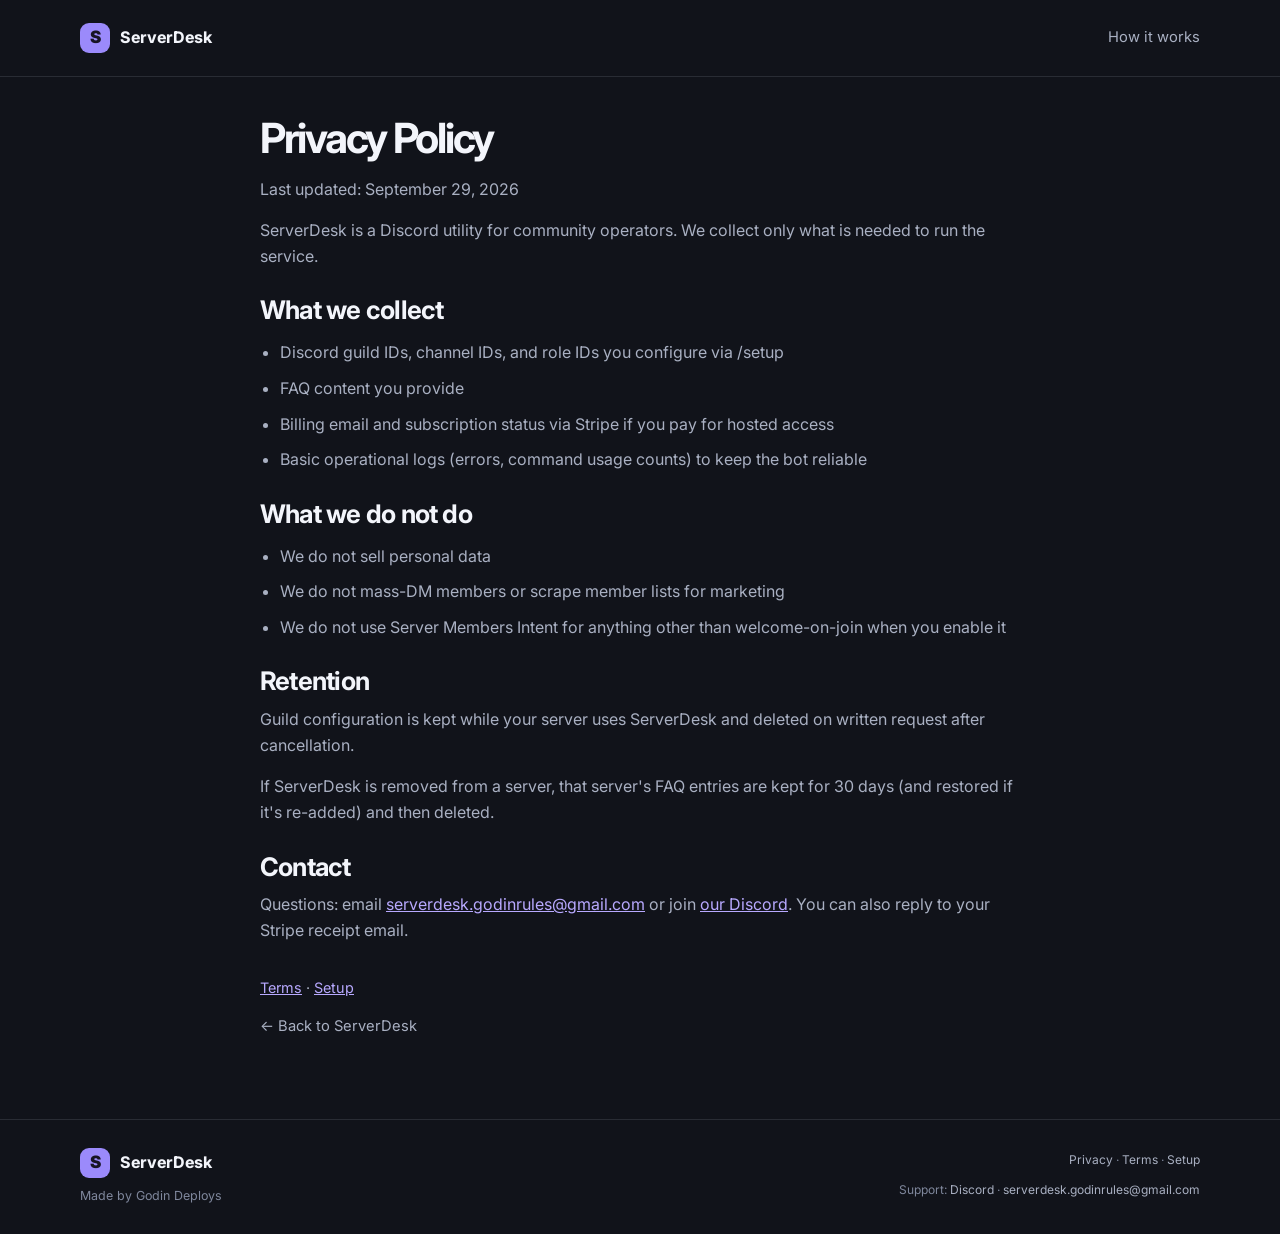
<file: privacy.html>
<!doctype html>
<html lang="en">
<head>
  <meta charset="utf-8">
  <meta name="viewport" content="width=device-width, initial-scale=1">
  <meta name="description" content="Privacy policy for ServerDesk — Discord utility for paid communities.">
  <title>ServerDesk Privacy Policy</title>
  <link rel="canonical" href="https://serverdesk-landing.onrender.com/privacy">
  <meta property="og:type" content="website">
  <meta property="og:url" content="https://serverdesk-landing.onrender.com/privacy">
  <meta property="og:title" content="ServerDesk Privacy Policy">
  <meta property="og:description" content="Privacy policy for ServerDesk — Discord utility for paid communities.">
  <meta property="og:image" content="https://serverdesk-landing.onrender.com/images/og.png">
  <meta property="og:image:width" content="1200">
  <meta property="og:image:height" content="630">
  <meta name="twitter:card" content="summary_large_image">
  <meta name="twitter:title" content="ServerDesk Privacy Policy">
  <meta name="twitter:description" content="Privacy policy for ServerDesk — Discord utility for paid communities.">
  <meta name="twitter:image" content="https://serverdesk-landing.onrender.com/images/og.png">
  <link rel="icon" href="/favicon.ico" sizes="any">
  <link rel="icon" href="/favicon.svg" type="image/svg+xml">
  <link rel="apple-touch-icon" href="/apple-touch-icon.png">
  <link rel="preconnect" href="https://fonts.googleapis.com">
  <link rel="preconnect" href="https://fonts.gstatic.com" crossorigin>
  <link href="https://fonts.googleapis.com/css2?family=Inter:wght@400;500;600;700;800&display=swap" rel="stylesheet">
  <link rel="stylesheet" href="styles.css">
</head>
<body>
  <header class="site-header">
    <div class="container nav-wrap">
      <a class="brand" href="/" aria-label="ServerDesk home">
        <span class="brand-mark" aria-hidden="true">S</span>
        <span>ServerDesk</span>
      </a>
      <a class="nav-link" href="/#how-it-works">How it works</a>
    </div>
  </header>

  <main class="container narrow page-content">
    <h1>Privacy Policy</h1>
    <p>Last updated: September 29, 2026</p>
    <p>ServerDesk is a Discord utility for community operators. We collect only what is needed to run the service.</p>
    <h2>What we collect</h2>
    <ul>
      <li>Discord guild IDs, channel IDs, and role IDs you configure via /setup</li>
      <li>FAQ content you provide</li>
      <li>Billing email and subscription status via Stripe if you pay for hosted access</li>
      <li>Basic operational logs (errors, command usage counts) to keep the bot reliable</li>
    </ul>
    <h2>What we do not do</h2>
    <ul>
      <li>We do not sell personal data</li>
      <li>We do not mass-DM members or scrape member lists for marketing</li>
      <li>We do not use Server Members Intent for anything other than welcome-on-join when you enable it</li>
    </ul>
    <h2>Retention</h2>
    <p>Guild configuration is kept while your server uses ServerDesk and deleted on written request after cancellation.</p>
    <p>If ServerDesk is removed from a server, that server's FAQ entries are kept for 30 days (and restored if it's re-added) and then deleted.</p>
    <h2>Contact</h2>
    <p>Questions: email <a href="mailto:serverdesk.godinrules@gmail.com">serverdesk.godinrules@gmail.com</a> or join <a href="https://discord.gg/J2VJwsP5QP">our Discord</a>. You can also reply to your Stripe receipt email.</p>
    <p class="page-links"><a href="/terms">Terms</a> · <a href="/setup">Setup</a></p>
    <p><a class="text-link" href="/">← Back to ServerDesk</a></p>
  </main>

  <footer class="site-footer">
    <div class="container footer-wrap">
      <div class="footer-brand">
        <div class="brand"><span class="brand-mark" aria-hidden="true">S</span><span>ServerDesk</span></div>
        <p class="footer-made">Made by Godin Deploys</p>
      </div>
      <div class="footer-meta">
        <p class="footer-links"><a href="/privacy">Privacy</a> · <a href="/terms">Terms</a> · <a href="/setup">Setup</a></p>
        <p class="footer-support">Support: <a href="https://discord.gg/J2VJwsP5QP">Discord</a> · <a href="mailto:serverdesk.godinrules@gmail.com">serverdesk.godinrules@gmail.com</a></p>
      </div>
    </div>
  </footer>
</body>
</html>
</file>
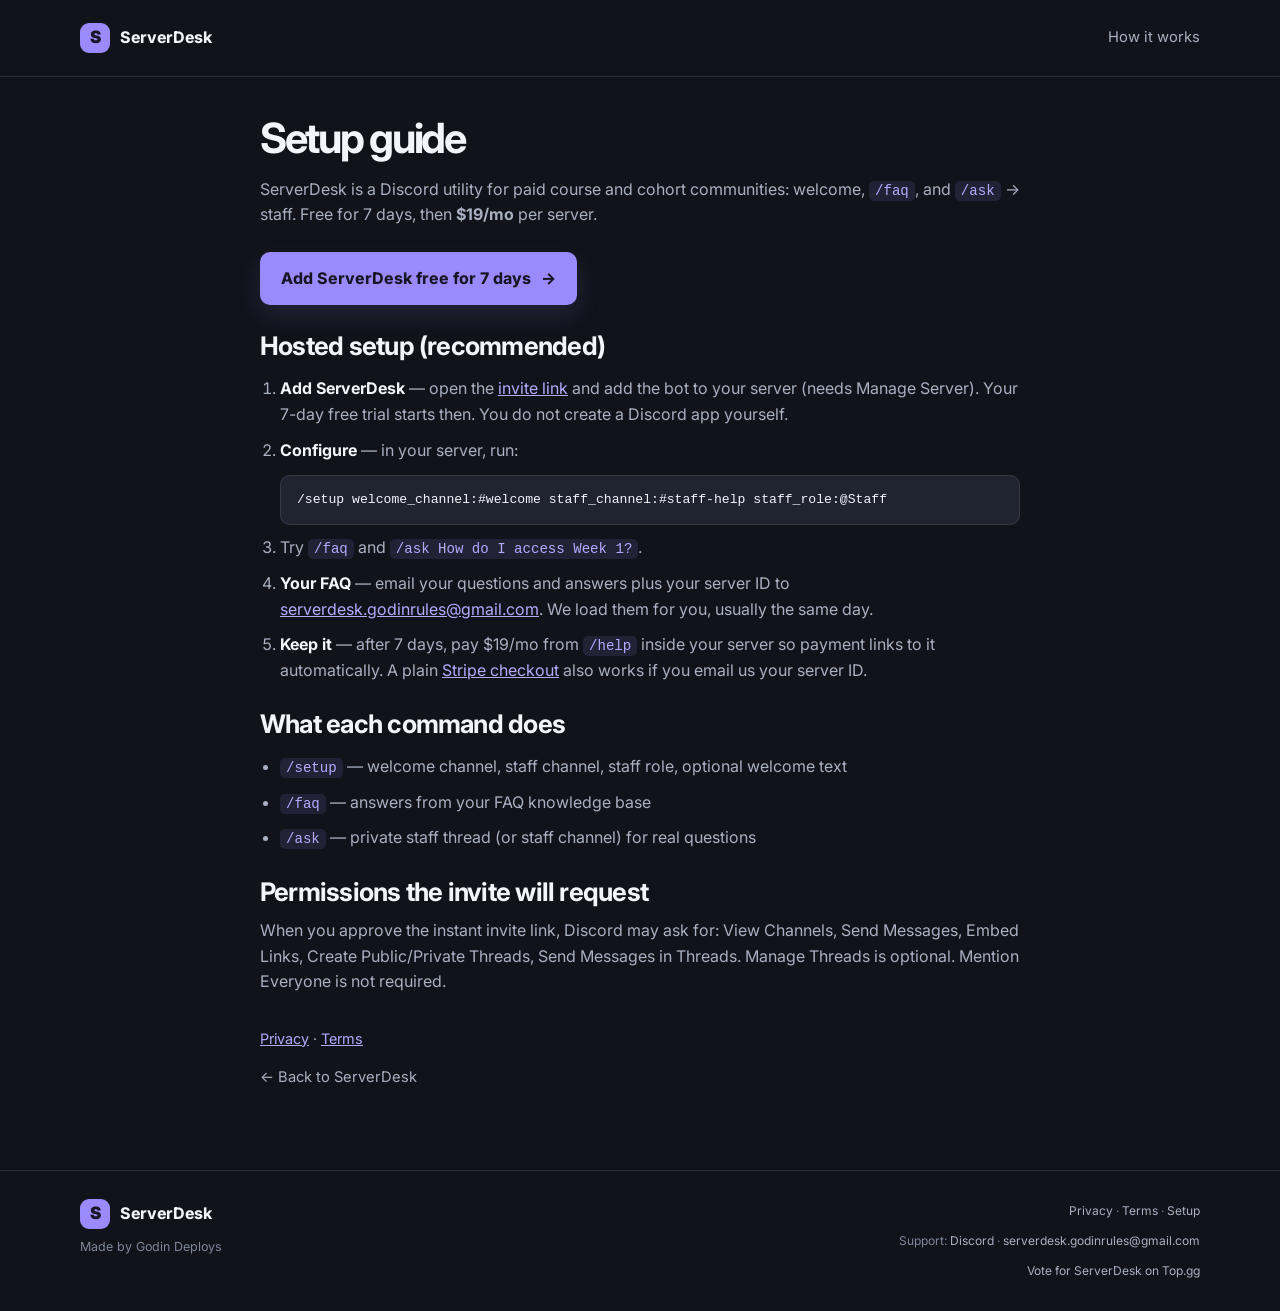
<file: setup.html>
<!doctype html>
<html lang="en">
<head>
  <meta charset="utf-8">
  <meta name="viewport" content="width=device-width, initial-scale=1">
  <meta name="description" content="Hosted setup guide for ServerDesk — welcome, /faq, and /ask for paid Discord communities. $19/mo.">
  <title>ServerDesk setup guide</title>
  <link rel="canonical" href="https://serverdesk-landing.onrender.com/setup">
  <meta property="og:type" content="website">
  <meta property="og:url" content="https://serverdesk-landing.onrender.com/setup">
  <meta property="og:title" content="ServerDesk setup guide">
  <meta property="og:description" content="Hosted setup for ServerDesk — welcome, /faq, and /ask for paid Discord communities. $19/mo.">
  <meta property="og:image" content="https://serverdesk-landing.onrender.com/images/og.png">
  <meta property="og:image:width" content="1200">
  <meta property="og:image:height" content="630">
  <meta name="twitter:card" content="summary_large_image">
  <meta name="twitter:title" content="ServerDesk setup guide">
  <meta name="twitter:description" content="Hosted setup for ServerDesk — welcome, /faq, and /ask for paid Discord communities. $19/mo.">
  <meta name="twitter:image" content="https://serverdesk-landing.onrender.com/images/og.png">
  <link rel="icon" href="/favicon.ico" sizes="any">
  <link rel="icon" href="/favicon.svg" type="image/svg+xml">
  <link rel="apple-touch-icon" href="/apple-touch-icon.png">
  <link rel="preconnect" href="https://fonts.googleapis.com">
  <link rel="preconnect" href="https://fonts.gstatic.com" crossorigin>
  <link href="https://fonts.googleapis.com/css2?family=Inter:wght@400;500;600;700;800&display=swap" rel="stylesheet">
  <link rel="stylesheet" href="styles.css">
</head>
<body>
  <header class="site-header">
    <div class="container nav-wrap">
      <a class="brand" href="/" aria-label="ServerDesk home">
        <span class="brand-mark" aria-hidden="true">S</span>
        <span>ServerDesk</span>
      </a>
      <a class="nav-link" href="/#how-it-works">How it works</a>
    </div>
  </header>

  <main class="container narrow page-content">
    <h1>Setup guide</h1>
    <p>ServerDesk is a Discord utility for paid course and cohort communities: welcome, <code>/faq</code>, and <code>/ask</code> → staff. Free for 7 days, then <strong>$19/mo</strong> per server.</p>

    <p class="setup-buy">
      <a class="button button-primary cta-buy" href="https://discord.com/oauth2/authorize?client_id=1551269610358185994&amp;permissions=377957141504&amp;integration_type=0&amp;scope=bot+applications.commands">
              <span class="cta-full">Add ServerDesk free for 7 days</span>
              <span class="cta-short">Add free for 7 days</span>
        <span aria-hidden="true">→</span>
      </a>
    </p>

    <h2>Hosted setup (recommended)</h2>
    <ol>
      <li><strong>Add ServerDesk</strong> — open the <a href="https://discord.com/oauth2/authorize?client_id=1551269610358185994&amp;permissions=377957141504&amp;integration_type=0&amp;scope=bot+applications.commands">invite link</a> and add the bot to your server (needs Manage Server). Your 7-day free trial starts then. You do not create a Discord app yourself.</li>
      <li><strong>Configure</strong> — in your server, run:
        <pre class="setup-cmd"><code>/setup welcome_channel:#welcome staff_channel:#staff-help staff_role:@Staff</code></pre>
      </li>
      <li>Try <code>/faq</code> and <code>/ask How do I access Week 1?</code>.</li>
      <li><strong>Your FAQ</strong> — email your questions and answers plus your server ID to <a href="mailto:serverdesk.godinrules@gmail.com">serverdesk.godinrules@gmail.com</a>. We load them for you, usually the same day.</li>
      <li><strong>Keep it</strong> — after 7 days, pay $19/mo from <code>/help</code> inside your server so payment links to it automatically. A plain <a href="https://buy.stripe.com/4gMfZj4Or4Nw73I1R053O01">Stripe checkout</a> also works if you email us your server ID.</li>
    </ol>

    <h2>What each command does</h2>
    <ul>
      <li><code>/setup</code> — welcome channel, staff channel, staff role, optional welcome text</li>
      <li><code>/faq</code> — answers from your FAQ knowledge base</li>
      <li><code>/ask</code> — private staff thread (or staff channel) for real questions</li>
    </ul>

    <h2>Permissions the invite will request</h2>
    <p>When you approve the instant invite link, Discord may ask for: View Channels, Send Messages, Embed Links, Create Public/Private Threads, Send Messages in Threads. Manage Threads is optional. Mention Everyone is not required.</p>

    <p class="page-links"><a href="/privacy">Privacy</a> · <a href="/terms">Terms</a></p>
    <p><a class="text-link" href="/">← Back to ServerDesk</a></p>
  </main>

  <footer class="site-footer">
    <div class="container footer-wrap">
      <div class="footer-brand">
        <div class="brand"><span class="brand-mark" aria-hidden="true">S</span><span>ServerDesk</span></div>
        <p class="footer-made">Made by Godin Deploys</p>
      </div>
      <div class="footer-meta">
        <p class="footer-links"><a href="/privacy">Privacy</a> · <a href="/terms">Terms</a> · <a href="/setup">Setup</a></p>
        <p class="footer-support">Support: <a href="https://discord.gg/J2VJwsP5QP">Discord</a> · <a href="mailto:serverdesk.godinrules@gmail.com">serverdesk.godinrules@gmail.com</a></p>
        <p class="footer-support"><a href="https://top.gg/bot/1551269610358185994/vote" target="_blank" rel="noopener">Vote for ServerDesk on Top.gg</a></p>
      </div>
    </div>
  </footer>
</body>
</html>
</file>
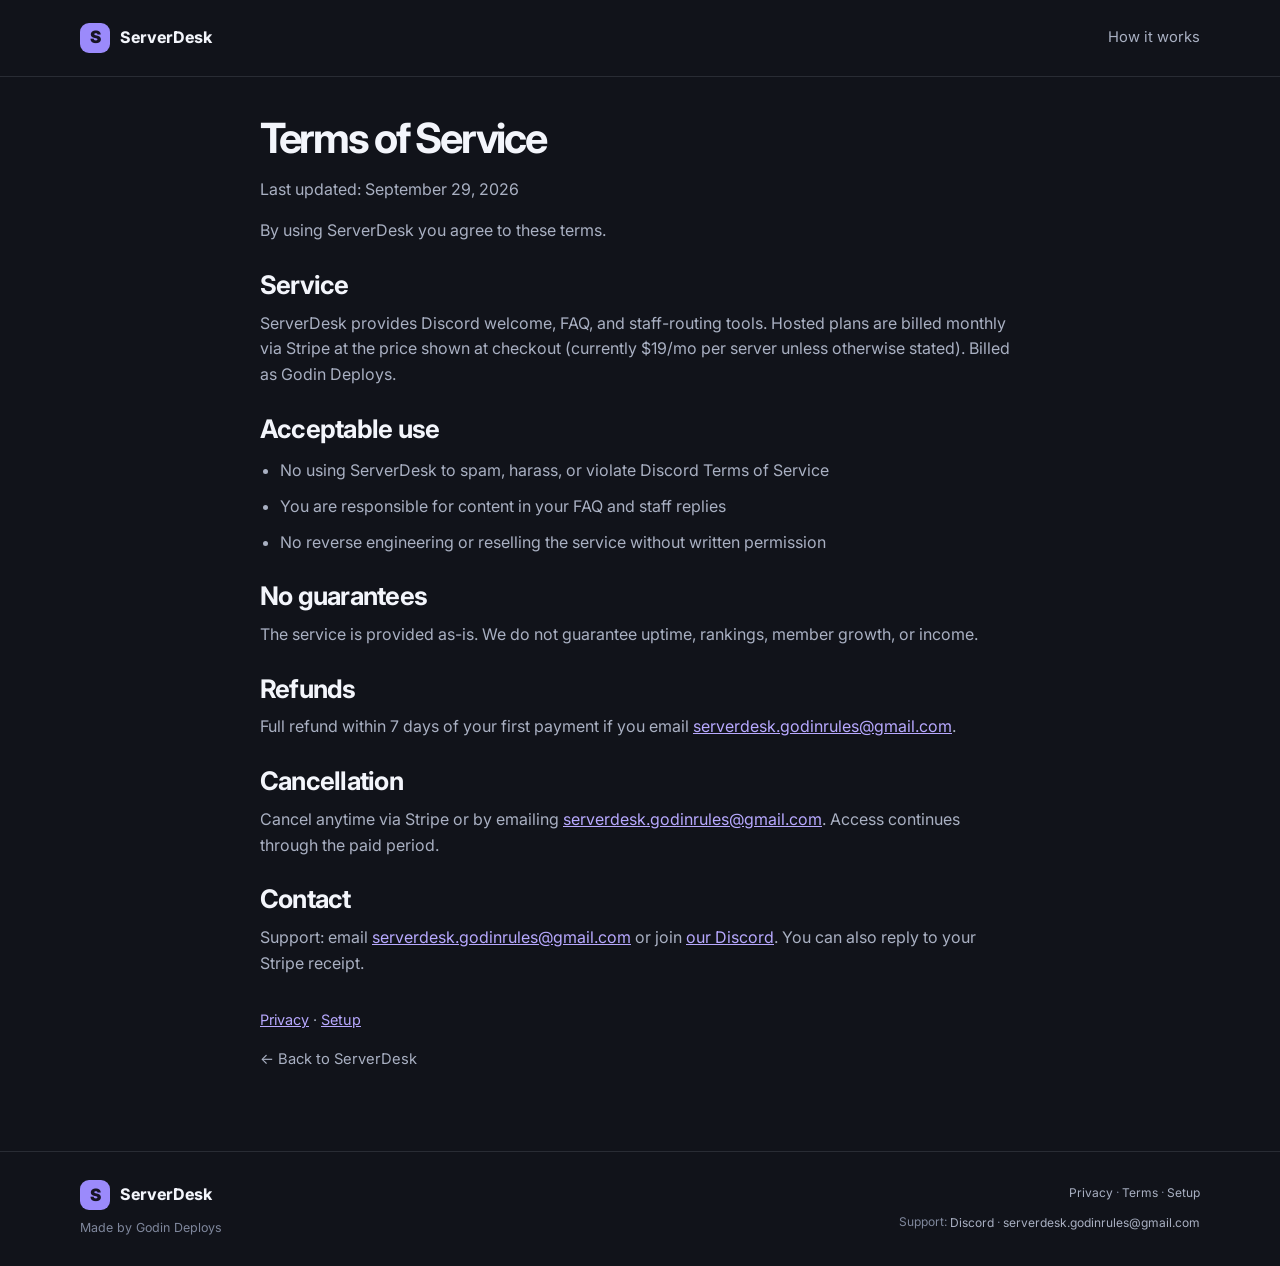
<file: terms.html>
<!doctype html>
<html lang="en">
<head>
  <meta charset="utf-8">
  <meta name="viewport" content="width=device-width, initial-scale=1">
  <meta name="description" content="Terms of service for ServerDesk — Discord utility for paid communities.">
  <title>ServerDesk Terms of Service</title>
  <link rel="canonical" href="https://serverdesk-landing.onrender.com/terms">
  <meta property="og:type" content="website">
  <meta property="og:url" content="https://serverdesk-landing.onrender.com/terms">
  <meta property="og:title" content="ServerDesk Terms of Service">
  <meta property="og:description" content="Terms of service for ServerDesk — Discord utility for paid communities.">
  <meta property="og:image" content="https://serverdesk-landing.onrender.com/images/og.png">
  <meta property="og:image:width" content="1200">
  <meta property="og:image:height" content="630">
  <meta name="twitter:card" content="summary_large_image">
  <meta name="twitter:title" content="ServerDesk Terms of Service">
  <meta name="twitter:description" content="Terms of service for ServerDesk — Discord utility for paid communities.">
  <meta name="twitter:image" content="https://serverdesk-landing.onrender.com/images/og.png">
  <link rel="icon" href="/favicon.ico" sizes="any">
  <link rel="icon" href="/favicon.svg" type="image/svg+xml">
  <link rel="apple-touch-icon" href="/apple-touch-icon.png">
  <link rel="preconnect" href="https://fonts.googleapis.com">
  <link rel="preconnect" href="https://fonts.gstatic.com" crossorigin>
  <link href="https://fonts.googleapis.com/css2?family=Inter:wght@400;500;600;700;800&display=swap" rel="stylesheet">
  <link rel="stylesheet" href="styles.css">
</head>
<body>
  <header class="site-header">
    <div class="container nav-wrap">
      <a class="brand" href="/" aria-label="ServerDesk home">
        <span class="brand-mark" aria-hidden="true">S</span>
        <span>ServerDesk</span>
      </a>
      <a class="nav-link" href="/#how-it-works">How it works</a>
    </div>
  </header>

  <main class="container narrow page-content">
    <h1>Terms of Service</h1>
    <p>Last updated: September 29, 2026</p>
    <p>By using ServerDesk you agree to these terms.</p>
    <h2>Service</h2>
    <p>ServerDesk provides Discord welcome, FAQ, and staff-routing tools. Hosted plans are billed monthly via Stripe at the price shown at checkout (currently $19/mo per server unless otherwise stated). Billed as Godin Deploys.</p>
    <h2>Acceptable use</h2>
    <ul>
      <li>No using ServerDesk to spam, harass, or violate Discord Terms of Service</li>
      <li>You are responsible for content in your FAQ and staff replies</li>
      <li>No reverse engineering or reselling the service without written permission</li>
    </ul>
    <h2>No guarantees</h2>
    <p>The service is provided as-is. We do not guarantee uptime, rankings, member growth, or income.</p>
    <h2>Refunds</h2>
    <p>Full refund within 7 days of your first payment if you email <a href="mailto:serverdesk.godinrules@gmail.com">serverdesk.godinrules@gmail.com</a>.</p>
    <h2>Cancellation</h2>
    <p>Cancel anytime via Stripe or by emailing <a href="mailto:serverdesk.godinrules@gmail.com">serverdesk.godinrules@gmail.com</a>. Access continues through the paid period.</p>
    <h2>Contact</h2>
    <p>Support: email <a href="mailto:serverdesk.godinrules@gmail.com">serverdesk.godinrules@gmail.com</a> or join <a href="https://discord.gg/J2VJwsP5QP">our Discord</a>. You can also reply to your Stripe receipt.</p>
    <p class="page-links"><a href="/privacy">Privacy</a> · <a href="/setup">Setup</a></p>
    <p><a class="text-link" href="/">← Back to ServerDesk</a></p>
  </main>

  <footer class="site-footer">
    <div class="container footer-wrap">
      <div class="footer-brand">
        <div class="brand"><span class="brand-mark" aria-hidden="true">S</span><span>ServerDesk</span></div>
        <p class="footer-made">Made by Godin Deploys</p>
      </div>
      <div class="footer-meta">
        <p class="footer-links"><a href="/privacy">Privacy</a> · <a href="/terms">Terms</a> · <a href="/setup">Setup</a></p>
        <p class="footer-support">Support: <a href="https://discord.gg/J2VJwsP5QP">Discord</a> · <a href="mailto:serverdesk.godinrules@gmail.com">serverdesk.godinrules@gmail.com</a></p>
      </div>
    </div>
  </footer>
</body>
</html>
</file>
<file: styles.css>
:root {
  --bg: #11131a;
  --bg-soft: #171a24;
  --surface: #202431;
  --surface-raised: #262b3a;
  --text: #f3f5fb;
  --muted: #a9b0c2;
  --subtle: #7f879c;
  --line: rgba(211, 218, 239, .12);
  --purple: #9b8afb;
  --purple-bright: #b8a9ff;
  --blue: #7eacff;
  --green: #7ed9ba;
  --max-width: 1120px;
}

* { box-sizing: border-box; }
html { scroll-behavior: smooth; }
body {
  margin: 0;
  background: var(--bg);
  color: var(--text);
  font-family: Inter, ui-sans-serif, system-ui, -apple-system, BlinkMacSystemFont, "Segoe UI", sans-serif;
  line-height: 1.6;
  -webkit-font-smoothing: antialiased;
}
a { color: inherit; }
.container { width: min(var(--max-width), calc(100% - 48px)); margin: 0 auto; }
.narrow { max-width: 760px; }

.site-header { border-bottom: 1px solid var(--line); }
.nav-wrap, .footer-wrap { display: flex; align-items: center; justify-content: space-between; min-height: 76px; }
.brand { display: inline-flex; align-items: center; gap: 10px; color: var(--text); font-weight: 750; letter-spacing: -.02em; text-decoration: none; }
.brand-mark { display: grid; place-items: center; width: 30px; height: 30px; border-radius: 9px; background: var(--purple); color: #171424; font-size: 17px; font-weight: 900; }
.nav-link, .text-link { color: var(--muted); text-decoration: none; font-size: .92rem; }
.nav-link:hover, .text-link:hover { color: var(--text); }

.hero { padding: 48px 0 36px; overflow: hidden; }
.hero-grid { display: grid; grid-template-columns: 1fr; align-items: start; gap: 28px; }
.eyebrow { margin: 0 0 14px; color: var(--purple-bright); font-size: .76rem; font-weight: 800; letter-spacing: .12em; text-transform: uppercase; }
.status-dot { display: inline-block; width: 7px; height: 7px; margin: 0 8px 1px 0; border-radius: 50%; background: var(--green); box-shadow: 0 0 0 4px rgba(126, 217, 186, .1); }
h1, h2, h3, p { margin-top: 0; }
h1 { max-width: 680px; margin-bottom: 18px; font-size: clamp(2.4rem, 5vw, 3.7rem); line-height: 1.05; letter-spacing: -.055em; }
h2 { margin-bottom: 16px; font-size: clamp(1.85rem, 3vw, 2.8rem); line-height: 1.05; letter-spacing: -.045em; }
h3 { margin-bottom: 8px; font-size: 1.05rem; letter-spacing: -.02em; }
.accent-text { color: var(--purple-bright); }
.lede { max-width: 570px; margin-bottom: 24px; color: var(--muted); font-size: 1.12rem; line-height: 1.65; }
.hero-actions { display: flex; align-items: center; flex-wrap: wrap; gap: 18px; }
.button { display: inline-flex; align-items: center; justify-content: center; gap: 14px; min-height: 50px; padding: 13px 20px; border: 1px solid transparent; border-radius: 10px; font-weight: 750; text-decoration: none; transition: transform .2s ease, background .2s ease, border-color .2s ease; }
.button:hover { transform: translateY(-2px); }
.button-primary { background: var(--purple); color: #171424; box-shadow: 0 10px 25px rgba(155, 138, 251, .14); }
.button-primary:hover { background: var(--purple-bright); }
.button-light { background: var(--text); color: #171424; }
.button-light:hover { background: white; }
.fine-print {
  display: flex;
  flex-wrap: wrap;
  align-items: baseline;
  column-gap: 0;
  row-gap: 4px;
  margin: 14px 0 0;
  color: var(--subtle);
  font-size: .8rem;
}
.fine-print > span { white-space: nowrap; }
.fine-print > span:not(:last-child)::after {
  content: "·";
  margin: 0 .55em;
  color: var(--subtle);
}

/* Mobile CTA short label */
.cta-short { display: none; }
.cta-full { display: inline; }
.cta-buy { gap: 10px; text-align: center; }

.proof-pair {
  display: grid;
  grid-template-columns: 1fr;
  align-items: start;
  justify-items: start;
  gap: 20px;
  width: min(100%, 888px);
}
.proof-panel { margin: 0; max-width: 100%; }
.proof-shot {
  display: block;
  width: auto;
  max-width: 100%;
  height: auto;
  border-radius: 10px;
  background: transparent;
  box-shadow: 0 22px 60px rgba(0, 0, 0, .28);
}
.proof-caption {
  margin: 8px 2px 0;
  color: var(--muted);
  font-size: .82rem;
  font-weight: 600;
  letter-spacing: .01em;
  line-height: 1.3;
  text-align: left;
}

.section { padding: 112px 0; }
#how-it-works.section { padding-bottom: 28px; }
.section-soft { background: var(--bg-soft); }
.section-heading { max-width: 650px; margin-bottom: 46px; }
.section-heading > p:last-child, .section-intro { color: var(--muted); font-size: 1.05rem; }
.feature-grid { display: grid; grid-template-columns: repeat(4, 1fr); gap: 16px; }
.feature-card { padding: 24px; border: 1px solid var(--line); border-radius: 13px; background: rgba(255, 255, 255, .018); }
.feature-card p { margin-bottom: 0; color: #cbd5e1; font-size: .92rem; line-height: 1.65; }
.icon { display: grid; place-items: center; width: 38px; height: 38px; margin-bottom: 28px; border-radius: 10px; background: rgba(155, 138, 251, .13); color: var(--purple-bright); font-weight: 800; }
.icon-faq { font-family: Georgia, serif; font-size: 1.3rem; }
.icon-ask { color: var(--blue); background: rgba(126, 172, 255, .12); }
.icon-setup { color: var(--green); background: rgba(126, 217, 186, .12); }
code { padding: 2px 6px; border-radius: 5px; background: rgba(155, 138, 251, .12); color: var(--purple-bright); font-family: ui-monospace, SFMono-Regular, Menlo, monospace; font-size: .88em; word-break: break-word; white-space: nowrap; }
.ask-chip { display: inline-block; max-width: 100%; white-space: nowrap; }

/* Checkout timeline */
.timeline { margin: 0; padding: 0; list-style: none; }
.timeline li { display: grid; grid-template-columns: 120px 1fr; gap: 16px; padding: 10px 0; border-bottom: 1px solid var(--line); align-items: start; }
.timeline-when { color: var(--purple-bright); font-family: ui-monospace, monospace; font-size: .78rem; font-weight: 700; letter-spacing: .02em; padding-top: 3px; }
.timeline strong { display: block; font-size: .97rem; margin-bottom: 4px; }
.timeline p { margin: 0; color: var(--muted); font-size: .88rem; }

.pricing-section { padding-top: 0; padding-bottom: 28px; }
.pricing-card { display: grid; grid-template-columns: 1fr auto auto; align-items: center; gap: 42px; padding: 40px; border: 1px solid rgba(155, 138, 251, .4); border-radius: 16px; background: linear-gradient(120deg, rgba(155, 138, 251, .11), rgba(255, 255, 255, .025)); }
.pricing-card h2 { margin-bottom: 8px; }
.pricing-description { margin: 0; color: var(--muted); font-size: .93rem; }
.price-block { display: flex; align-items: center; gap: 8px; white-space: nowrap; }
.price { font-size: 3rem; font-weight: 800; letter-spacing: -.06em; }
.per { color: var(--muted); font-size: .82rem; line-height: 1.3; }
.pricing-cta { display: flex; flex-direction: column; align-items: flex-start; gap: 0; }
.pricing-cta .fine-print { margin-top: 10px; max-width: none; color: #cbd5e1; }
.pricing-cta .fine-print > span:not(:last-child)::after { color: #cbd5e1; }
.policy-block { margin-top: 28px; padding: 22px 24px; border: 1px solid var(--line); border-radius: 16px; background: rgba(255,255,255,.02); }
.policy-block p { margin: 0 0 10px; color: var(--muted); font-size: .9rem; line-height: 1.55; }
.policy-block p:last-child { margin-bottom: 0; }
.policy-block strong { color: var(--text); }
.policy-block a { color: var(--purple-bright); }
.persona-line { color: var(--text) !important; font-size: .92rem !important; }
.support-line { margin: 18px 0 0; color: var(--subtle); text-align: center; font-size: .82rem; }
.support-line a { color: var(--muted); text-decoration: underline; text-underline-offset: 2px; }
.support-line a:hover { color: var(--text); }

.getting-started { padding: 20px 0 32px; }
#timeline.section { padding: 28px 0 32px; }
#timeline .section-heading,
#get-started .section-heading { margin-bottom: 18px; }
.steps { margin: 0 0 16px; padding: 0; list-style: none; }
.steps li { display: flex; gap: 16px; padding: 10px 0; border-bottom: 1px solid var(--line); }
.steps li > span { color: var(--purple-bright); font-family: ui-monospace, monospace; font-size: .8rem; }
.steps strong { font-size: .97rem; }
.steps p { margin: 3px 0 0; color: var(--muted); font-size: .88rem; }
.final-cta { padding: 96px 0; background: #242039; text-align: center; }
.final-cta-inner h2 { margin: 0 auto 28px; max-width: 650px; }
.final-cta .eyebrow { color: var(--purple-bright); }
.final-cta .fine-print { margin-top: 14px; }

.site-footer { border-top: 1px solid var(--line); padding: 28px 0; }
.footer-wrap { align-items: flex-start; min-height: auto; gap: 32px; }
.footer-brand { display: flex; flex-direction: column; gap: 8px; }
.footer-made { margin: 0; color: var(--subtle); font-size: .78rem; }
.footer-meta { display: flex; flex-direction: column; gap: 6px; text-align: right; margin-left: auto; }
.footer-links, .footer-support, .footer-note { margin: 0; color: var(--subtle); font-size: .75rem; }
.footer-links a, .footer-support a {
  color: var(--muted);
  text-decoration: none;
  display: inline-flex;
  align-items: center;
  min-height: 24px;
  padding: 2px 0;
}
.footer-links a:hover, .footer-support a:hover { color: var(--text); }

/* Inner pages (/setup, /privacy, /terms) */
.page-content { padding: 40px 0 64px; overflow-wrap: anywhere; }
.page-content h1 { font-size: clamp(1.9rem, 6vw, 2.6rem); margin-bottom: 16px; }
.page-content h2 { font-size: clamp(1.25rem, 3.5vw, 1.6rem); margin: 28px 0 12px; letter-spacing: -.03em; }
.page-content ol, .page-content ul { padding-left: 1.25rem; }
.page-content li { margin-bottom: 10px; color: var(--muted); }
.page-content li strong { color: var(--text); }
.page-content p { color: var(--muted); }
.page-content a:not(.button):not(.brand):not(.text-link) { color: var(--purple-bright); }
.page-links { margin-top: 32px; color: var(--subtle); font-size: .9rem; }
.setup-cmd, .page-content pre {
  margin: 12px 0 0;
  padding: 14px 16px;
  border-radius: 10px;
  border: 1px solid var(--line);
  background: var(--surface);
  overflow-x: auto;
  max-width: 100%;
}
.setup-cmd code, .page-content pre code {
  display: block;
  padding: 0;
  background: transparent;
  color: var(--text);
  font-size: .82rem;
  line-height: 1.55;
  white-space: pre-wrap;
  overflow-wrap: anywhere;
  word-break: break-word;
}
.setup-buy { margin: 24px 0 8px; }

@media (max-width: 900px) {
  .hero-grid { gap: 24px; }
  .feature-grid { grid-template-columns: repeat(2, 1fr); }
  .pricing-card { grid-template-columns: 1fr auto; }
  .pricing-card .pricing-cta { grid-column: 1 / -1; }
  .timeline li { grid-template-columns: 100px 1fr; gap: 16px; }
}
@media (max-width: 680px) {
  .container { width: min(100% - 32px, var(--max-width)); }
  .nav-wrap { min-height: 66px; }
  .nav-link { display: none; }
  .hero { padding: 36px 0 28px; }
  .hero-grid { gap: 22px; }
  .hero-copy { margin-bottom: 0; }
  h1 { font-size: clamp(2.1rem, 11vw, 3rem); }
  .lede { font-size: 1.02rem; margin-bottom: 20px; }
  .hero-actions { align-items: stretch; flex-direction: column; gap: 14px; }
  .cta-full { display: none; }
  .cta-short { display: inline; }
  .cta-buy {
    width: 100%;
    min-height: 48px;
    padding: 12px 14px;
    gap: 8px;
    white-space: nowrap;
    font-size: .95rem;
  }
  .proof-shot { box-shadow: 0 16px 40px rgba(0, 0, 0, .28); }
  .proof-pair { gap: 16px; }
  .proof-caption { margin: 6px 2px 0; }
  .fine-print { justify-content: flex-start; }
  .final-cta .fine-print { justify-content: center; }
  .pricing-cta .fine-print { white-space: normal; }
  .fine-print { font-size: .85rem; }
  .fine-print > span { white-space: normal; }
  .section { padding: 78px 0; }
  .section-heading { margin-bottom: 30px; }
  .feature-grid { grid-template-columns: 1fr; gap: 34px; }
  .feature-card { padding: 22px; }
  .icon { margin-bottom: 20px; }
  .timeline li { grid-template-columns: 1fr; gap: 6px; }
  #how-it-works.section { padding-bottom: 24px; }
  .pricing-section { padding-top: 0; padding-bottom: 20px; }
  .pricing-card { grid-template-columns: 1fr; gap: 20px; padding: 28px; }
  .pricing-card .pricing-cta { grid-column: auto; width: 100%; }
  .pricing-cta .button { width: 100%; }
  .price { font-size: 2.7rem; }
  #timeline.section { padding: 24px 0 20px; }
  .getting-started { padding: 12px 0 24px; }
  .final-cta { padding: 76px 0; }
  .final-cta .cta-buy { width: min(100%, 360px); }
  .footer-wrap { align-items: flex-start; flex-direction: column; justify-content: center; gap: 18px; padding: 8px 0; }
  .footer-meta { text-align: left; margin-left: 0; }
  .page-content { padding: 28px 0 48px; }
  .page-content h1 { font-size: clamp(1.7rem, 8vw, 2.2rem); }
  .page-content h2 { font-size: 1.2rem; margin-top: 24px; }
  .setup-cmd code, .page-content pre code { font-size: .78rem; }
}

.pricing-pay { margin: 10px 0 0; font-size: .85rem; color: #cbd5e1; line-height: 1.5; overflow-wrap: anywhere; }
</file>
